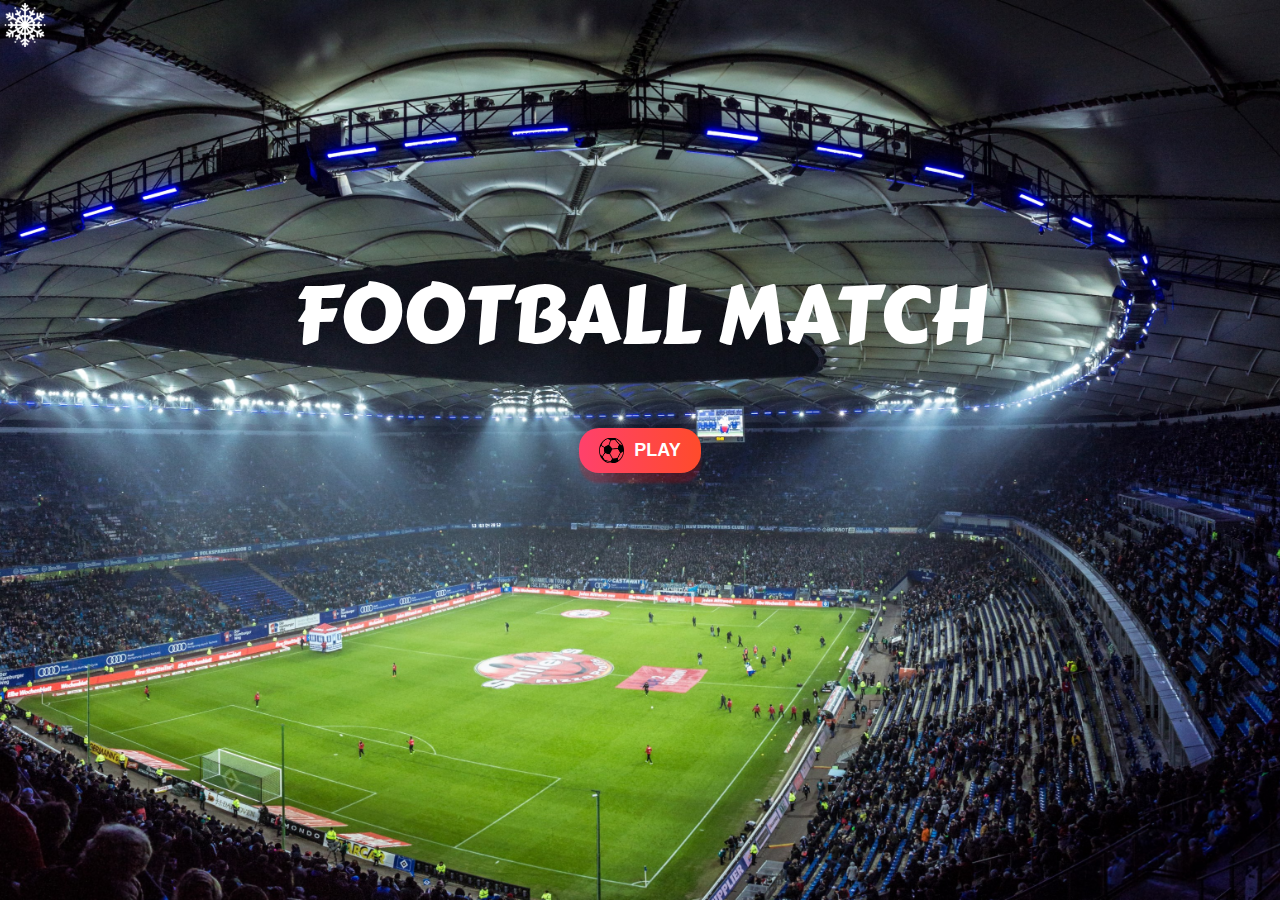
<file: index.html>
<!DOCTYPE html>
<html lang="en">
<head>
    <meta charset="UTF-8">
    <meta http-equiv="X-UA-Compatible" content="IE=edge">
    <meta name="viewport" content="width=device-width, initial-scale=1.0">
    <title>Football Match</title>
    <link rel="stylesheet" href="/CSS/style.css">
    <link rel="preconnect" href="https://fonts.googleapis.com">
    <link rel="preconnect" href="https://fonts.gstatic.com" crossorigin>
    <link href="https://fonts.googleapis.com/css2?family=Carter+One&display=swap" rel="stylesheet">
    <link rel="icon" type="image/png" href="/image/favicon.png">
</head>
<body>
    <div id="container">
        <!-- Titlu -->
        <h1>FOOTBALL MATCH</h1>
        <div class="snow"></div>

        <!-- Buton Play -->
        <div class="button-container">
            <button id="play-button">
                <img src="/image/Ball.png" alt="Soccer Ball" class="icon">
                <span>PLAY</span>
            </button>
        </div>

        <!-- Animația de loading -->
        <div id="loading-animation" class="hidden loader">
            <span style="--i:1;"></span>
            <span style="--i:2;"></span>
            <span style="--i:3;"></span>
            <span style="--i:4;"></span>
            <span style="--i:5;"></span>
            <span style="--i:6;"></span>
            <span style="--i:7;"></span>
            <span style="--i:8;"></span>
            <span style="--i:9;"></span>
            <span style="--i:10;"></span>
            <span style="--i:11;"></span>
            <span style="--i:12;"></span>
            <span style="--i:13;"></span>
            <span style="--i:14;"></span>
            <span style="--i:15;"></span>
            <span style="--i:16;"></span>
            <span style="--i:17;"></span>
            <span style="--i:18;"></span>
            <span style="--i:19;"></span>
            <span style="--i:20;"></span>
        </div>
        
    </div>
    <script src="/JS/script.js"></script>
</body>
</html>
</file>
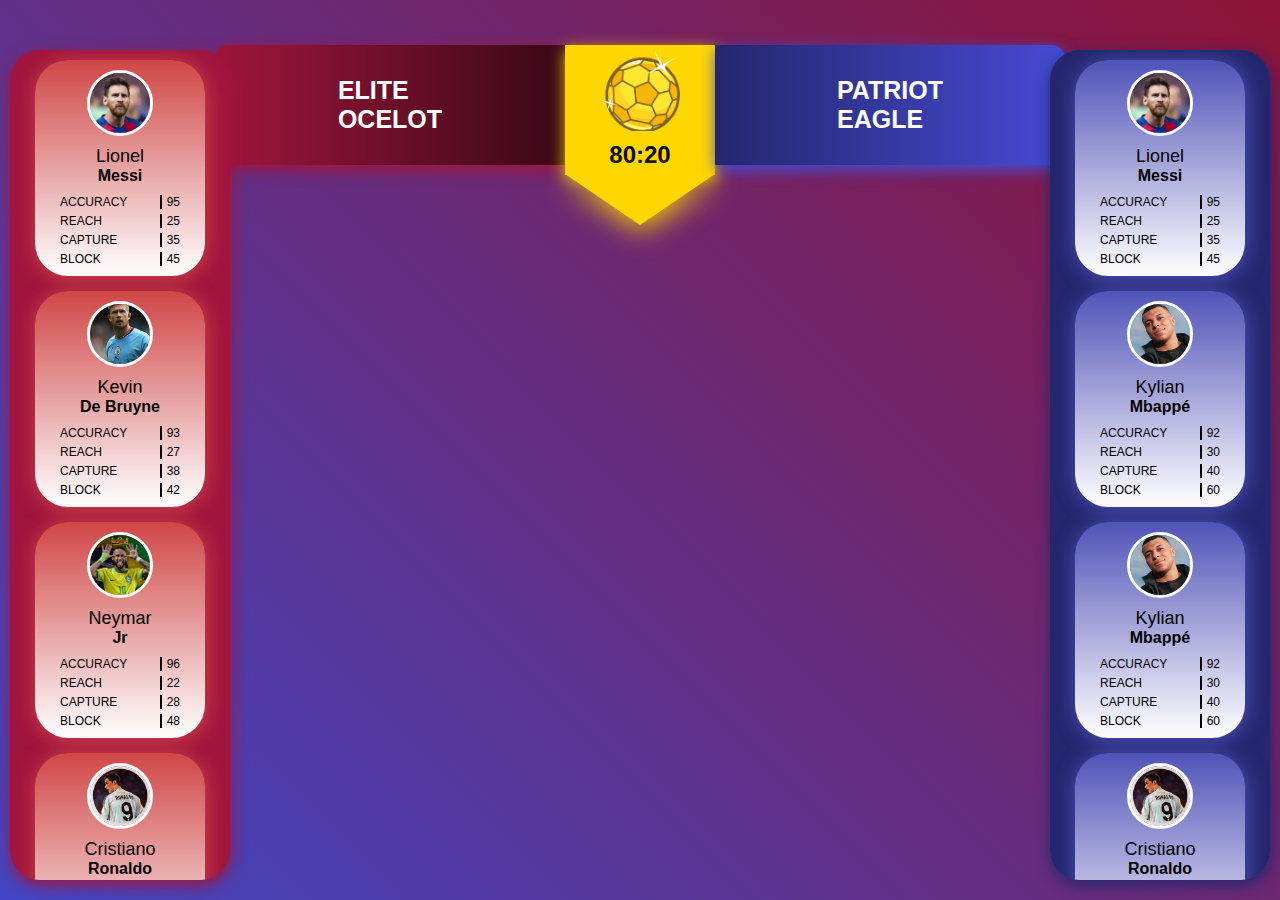
<file: HTML/HomePage.html>
<!DOCTYPE html>
<html lang="en">
<head>
  <meta charset="UTF-8">
  <meta name="viewport" content="width=device-width, initial-scale=1.0">
  <title>Teren de Fotbal cu Cărți</title>
  <!-- Legătura către fișierele CSS -->
  <link rel="stylesheet" href="/CSS/styleHomePage.css">
  <link rel="stylesheet" href="/CSS/styleplayer.css">
  <link rel="icon" type="image/png" href="/image/favicon.png">
</head>
<body>
  <div class="container">
    <!-- Containerul de elemente inline: badge, ribbon și badge1 -->
    <div class="inline-container">
      <div class="badge">
        <div class="section">
          ELITE<br>OCELOT
        </div>
      </div>

      <div class="ribbon">
        <img src="/image/goldball.png" alt="Medal">
        <div>80:20</div>
      </div>

      <div class="badge1">
        <div class="section">
          PATRIOT<br>EAGLE
        </div>
      </div>
    </div>
    
    <!-- Sidebar și conținutul din stânga -->
    <div class="sidebar" id="sidebar"></div>
    <div class="content" id="content"></div>

    <!-- Sidebar și conținutul din dreapta -->
    <div class="sidebar1" id="sidebar1"></div>
    <div class="content1" id="content1"></div>
  </div>
  
  <!-- Scriptul JavaScript pentru importarea cardurilor -->
  <script src="/JS/card_import.js"></script>
</body>
</html>
</file>
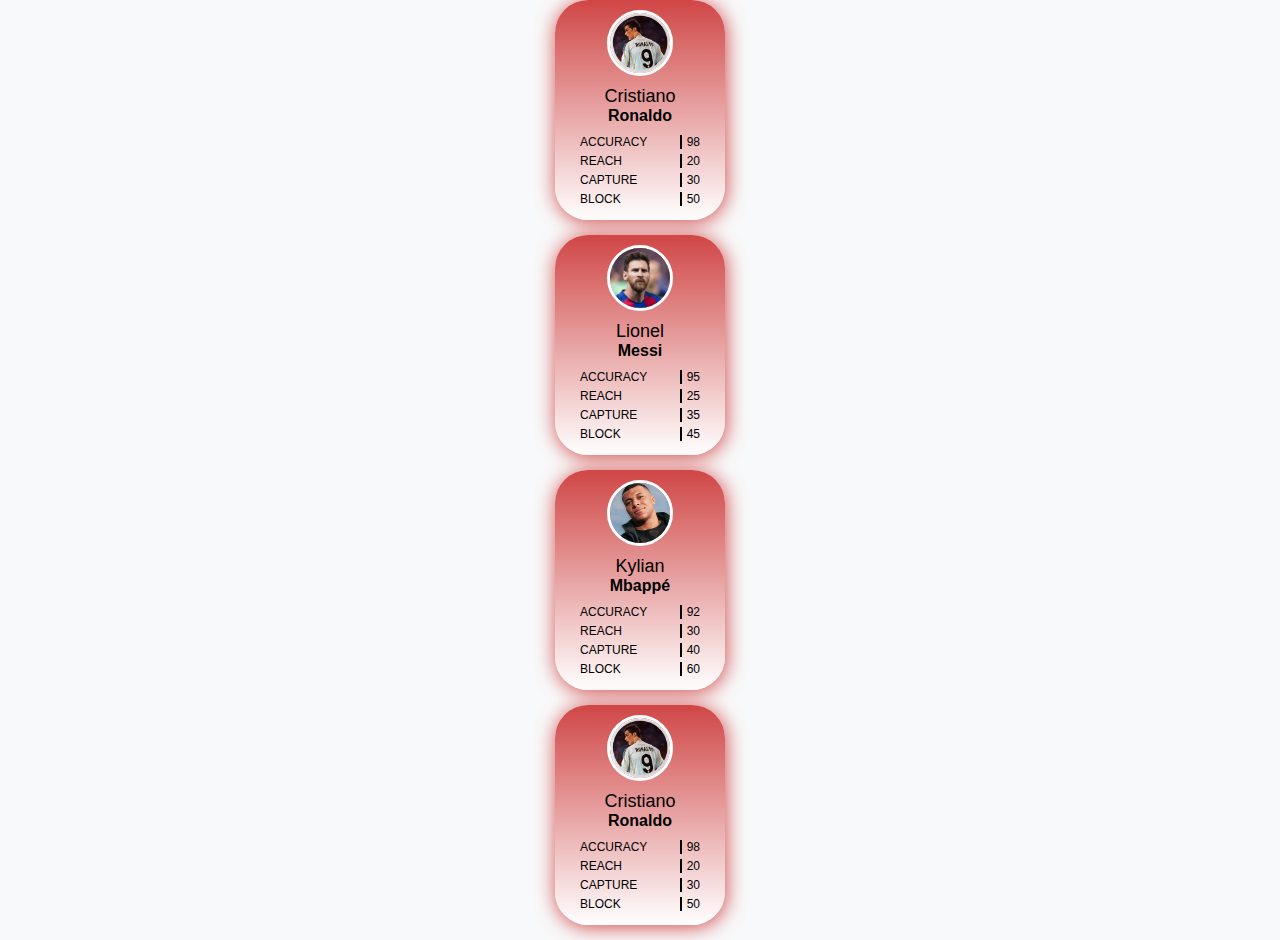
<file: HTML/Playercard.html>
<!DOCTYPE html>
<html lang="en">
<head>
  <meta charset="UTF-8">
  <meta name="viewport" content="width=device-width, initial-scale=1.0">
  <title>Player Card</title>
  <!-- Legătură către fișierul CSS pentru stilizarea cardurilor -->
  <link rel="stylesheet" href="/CSS/styleplayer.css">
  <link rel="icon" type="image/png" href="/image/favicon.png">
</head>
<body>
  <!-- Container pentru cardurile jucătorilor -->
  <div id="cards-container" class="cards"></div>

  <!-- Scriptul JavaScript care generează cardurile -->
  <script src="/JS/card_script.js"></script>
</body>
</html>
</file>
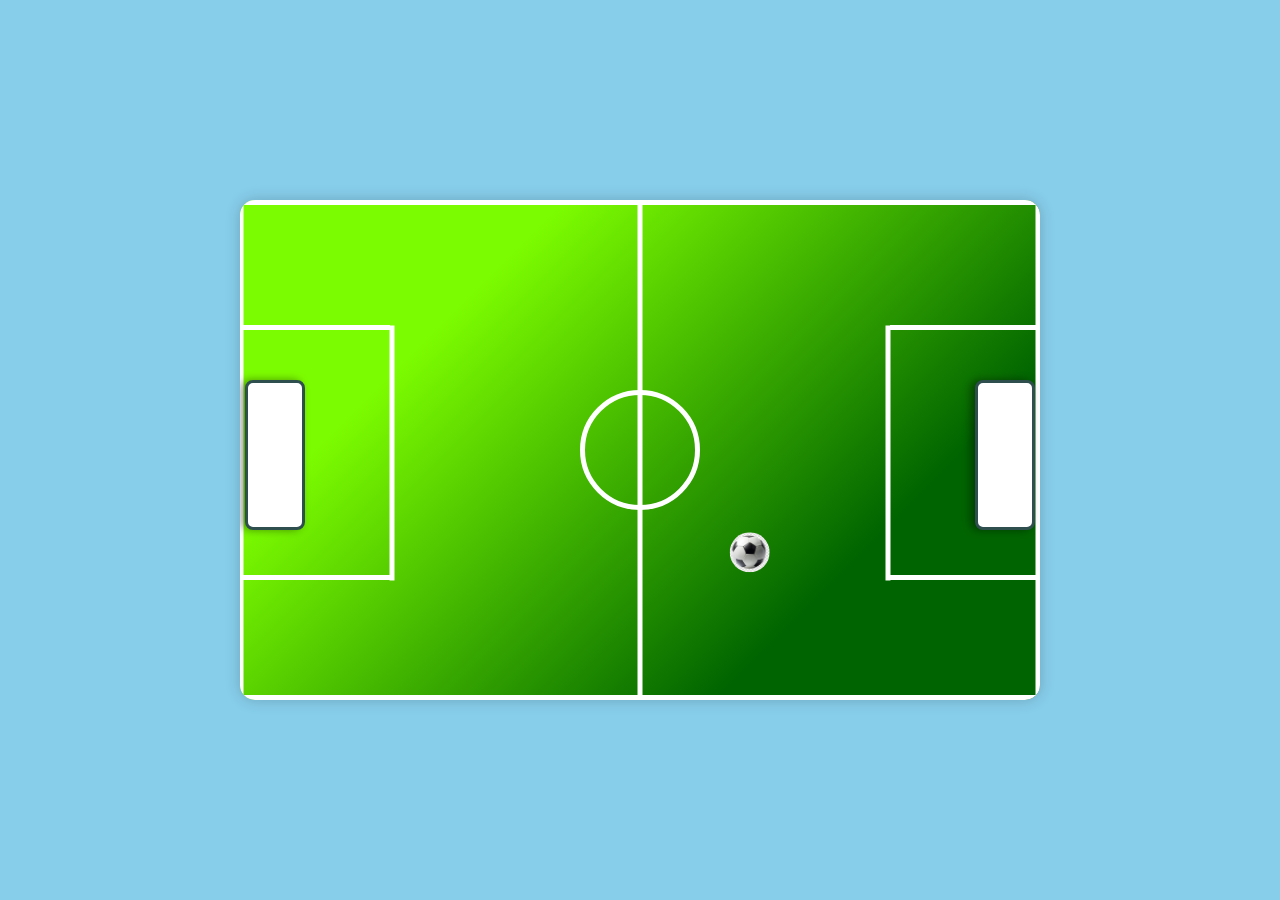
<file: HTML/Teren_foodbal.html>
<!DOCTYPE html>
<html lang="ro">
<head>
    <meta charset="UTF-8">
    <meta name="viewport" content="width=device-width, initial-scale=1.0">
    <title>Teren de Fotbal Realistic</title>
    <link rel="stylesheet" href="/CSS/stylefoodbal.css">
</head>
<body>
    <div class="teren">
        <div class="linii">
            <div class="linie-jos"></div>
            <div class="linie-sus"></div>
            <div class="linii-penalti stânga"></div>
            <div class="linii-penalti dreapta"></div>
            <div class="linii-penalti stânga1"></div>
            <div class="linii-penalti dreapta1"></div>
            <div class="linie-centru"></div>
            <div class="linie-centru1"></div>
            <div class="linie-centru2"></div>
            <div class="linie-centru3"></div>
            <div class="linie-centru4"></div>
        </div>
        <div class="cerc-central"></div>
        <div class="porți">
            <div class="poartă poartă-stângă"></div>
            <div class="poartă poartă-dreapta"></div>
        </div>
        <div class="minge"></div>
    </div>
    <script src="/JS/foodbal_teren.js"></script>
</body>
</html>
</file>
<file: CSS/style.css>
body {
    margin: 0;
    padding: 0;
    box-sizing: border-box;
}

#container {
    position: relative;
    width: 100%;
    height: 100vh;
    background-image: url(../image/background.jpg);
    background-size: cover;
    background-position: center;
    overflow: hidden;
}

h1 {
    position: absolute;
    top: 35%;
    left: 50%;
    transform: translate(-50%, -50%);
    color: #fff;
    font-family: "Carter One", serif;
    font-weight: 400;
    text-align: center;
    margin: 0;
    font-size: 80px;
    white-space: nowrap;
}

.snow {
    position: absolute;
    top: 0;
    left: 0;
    width: 50px;
    height: 50px;
    background-image: url(../image/snow.png);
    background-size: cover;
    animation: animationSnow 4s ease-in-out infinite;
}

@keyframes animationSnow {
    0% {
        transform: translate(0, 0);
        opacity: 0;
    }
    50% {
        opacity: 1;
    }
    100% {
        opacity: 0;
        transform: translate(100px, 50vh);
    }
}

.button-container {
    display: flex;
    justify-content: center;
    align-items: center;
    min-height: 100vh;
    margin: 0;
}

#play-button {
    display: flex;
    align-items: center;
    padding: 10px 20px;
    border: none;
    border-radius: 20px;
    background: linear-gradient(to right, #ff416c, #ff4b2b);
    color: white;
    font-size: 18px;
    font-weight: bold;
    cursor: pointer;
    box-shadow: 0px 10px 3px rgba(255, 0, 0, 0.2);
    transition: transform 0.2s ease, box-shadow 0.2s ease;
    
}

#play-button .icon {
    width: 25px;
    height: 25px;
    margin-right: 10px;
    transition: transform 0.3s ease;
}
#play-button:hover .icon {
    transform: rotate(180deg); /* Rotește imaginea cu 360 de grade */
  }

#play-button:hover {
    transform: scale(1.2);
    box-shadow: 0 6px 10px rgba(0, 0, 0, 0.3);
}

#play-button:active {
    transform: scale(0.95);
    box-shadow: 0 2px 4px rgba(0, 0, 0, 0.2);
}

/* Stiluri pentru animația de loading */
.loader {
    position: relative;
    width: 120px;
    height: 120px;
    margin: auto;
    top: 40%;
    display: none;
}

.loader span {
    position: absolute;
    top: 0;
    left: 0;
    width: 100%;
    height: 100%;
    transform: rotate(calc(18deg * var(--i)));
}

.loader span::before {
    content: '';
    position: absolute;
    top: 0;
    left: 0;
    width: 15px;
    height: 15px;
    border-radius: 50%;
    
    box-shadow: 0 0 20px red, 0 0 20px blue;
    animation: animate 2s linear infinite;
    animation: colorChange 4s linear infinite, animate 2s linear infinite;
    animation-delay: calc(0.2s * var(--i));
}

.hidden {
    display: none;
}

@keyframes animate  {
    0% {
        transform: scale(1);
       
    }
    80%, 100% {
        transform: scale(0);
        
    }
}


@keyframes colorChange {
    0%, 50% {
        background-color: red; /* Roșu pentru primele 2 secunde */
    }
    50.01%, 100% {
        background-color: blue; /* Albastru pentru următoarele 2 secunde */
    }
}



/* Stil pentru animația de loading */
#loading-animation {
    position: fixed; /* Asigură-te că animația este poziționată în fața întregii pagini */
    top: 50%;
    left: 50%;
    transform: translate(-50%, -50%);
    z-index: 9999; /* Valoare mare pentru a fi deasupra */
    display: none; /* Ascuns inițial */
}

#loading-animation.active {
    display: block; /* Devine vizibil când clasa active este adăugată */
}





@media screen and (max-width: 844px) and (orientation: landscape) {
    h1 {
        font-size: 40px; /* Reducere dimensiune font */
    }

    #play-button {
        font-size: 14px; /* Buton mai mic */
        padding: 8px 16px;
    }

    

    .loader {
        width: 80px; /* Loader mai mic */
        height: 80px;
    }

    .loader span::before {
        width: 10px;
        height: 10px;
    }
}
</file>
<file: CSS/styleHomePage.css>
/* -------------------------------
   Stiluri generale pentru body
---------------------------------- */
body {
    background: linear-gradient(45deg, #4146C4, #8D1236);
    height: 100vh;
    margin: 0;
    display: flex;
    justify-content: center;
    align-items: center;
  }
  
  /* -------------------------------
     Container pentru elemente inline
  ---------------------------------- */
  .inline-container {
    display: flex;
    justify-content: center;  /* Centrează elementele pe orizontală */
    align-items: flex-start;   /* Aliniază elementele în partea de sus (vertical) */
    height: 90vh;
  }
  
  /* -------------------------------
     Stiluri pentru badge (stânga)
  ---------------------------------- */
  .badge {
    display: flex;
    align-items: center;
    justify-content: space-between;
    background: linear-gradient(90deg, #A0153E 0%, #3A0816 100%);
    box-shadow: 1px 5px 15px #A0153E;
    color: white;
    border-radius: 13px 0 0 13px;
    overflow: hidden;
    width: 350px;
    height: 120px;
    position: relative;
  }
  
  /* Secțiunea din badge */
  .section {
    flex: 1;
    display: flex;
    justify-content: center;
    align-items: center;
    font-size: 25px;
    font-weight: bold;
  }
  
  /* -------------------------------
     Stiluri pentru badge1 (dreapta)
  ---------------------------------- */
  .badge1 {
    display: flex;
    align-items: center;
    justify-content: space-between;
    background: linear-gradient(90deg, #24276E 0%, #454BD4 100%);
    box-shadow: 1px 5px 15px #454BD4;
    color: white;
    border-radius: 0 13px 13px 0;
    overflow: hidden;
    width: 350px;
    height: 120px;
    position: relative;
  }
  
  /* -------------------------------
     Stiluri pentru ribbon
  ---------------------------------- */
  .ribbon {
    background-color: #FFD700;
    flex-direction: column;
    color: black;
    font-size: 24px;
    font-weight: bold;
    width: 150px;
    height: 130px;
    display: flex;
    align-items: center;
    justify-content: center;
    text-align: center;
    box-shadow: 1px 5px 15px #FFD700;
    position: relative;
  }
  
  .ribbon img {
    width: 80px;
    height: 80px;
    margin-bottom: 10px;
  }
  
  /* Pseudoelementul pentru ribbon */
  .ribbon:after {
    content: "";
    position: absolute;
    bottom: -50px;
    left: 50%;
    transform: translateX(-50%);
    width: 0;
    height: 0;
    border-left: 75px solid transparent;
    border-right: 75px solid transparent;
    border-top: 51px solid #FFD700;
    filter: drop-shadow(1px 5px 15px #FFD700);
  }
  
  
  /* -------------------------------
     Stiluri pentru sidebar (stânga)
  ---------------------------------- */
  .sidebar {
    position: fixed;
    top: 50px;
    left: 10px;
    bottom: 50px;
    width: 200px;   /* Lățimea sidebar-ului */
    height: 90vh;   /* Înălțimea sidebar-ului (90% din înălțimea viewport-ului) */
    background-color: #A0153E;
    box-shadow: 1px 5px 15px #A0153E;
    border-radius: 30px;
    display: flex;              /* Utilizare flexbox pentru aranjarea elementelor */
    flex-direction: column;     /* Elemente dispuse vertical */
    align-items: center;        /* Centrează cardurile orizontal */
    padding: 10px;              /* Padding pentru spațiere */
  }
  
  /* Conținutul adiacent sidebar-ului stâng */
  .content {
    margin-left: 50px;  /* Spațiu pentru a evita suprapunerea peste sidebar */
  }
  
  /* -------------------------------
     Stiluri pentru sidebar1 (dreapta)
  ---------------------------------- */
  .sidebar1 {
    position: fixed;
    top: 50px;
    right: 10px;
    bottom: 50px;
    width: 200px;   /* Lățimea sidebar-ului */
    height: 90vh;   /* Înălțimea sidebar-ului */
    background-color: #24276E;
    box-shadow: 1px 5px 15px #24276E;
    border-radius: 30px;
    display: flex;              /* Utilizare flexbox pentru aranjare */
    flex-direction: column;     /* Elemente dispuse vertical */
    align-items: center;        /* Centrează cardurile orizontal */
    padding: 10px;              /* Padding pentru spațiere */
  }
  
  /* Conținutul adiacent sidebar-ului drept */
  .content1 {
    margin-right: 50px;  /* Spațiu pentru a evita suprapunerea peste sidebar */
  }
  



   /* -------------------------------
     Media Queries pentru dispozitive mobile
  ---------------------------------- */
  
  
  @media screen and (max-width: 844px) and (orientation: landscape) {
    body {
      flex-direction: column;
      padding: 10px;
    }
  
    .inline-container {
      display: flex;
      justify-content: center;  /* Centrează elementele pe orizontală */
      align-items: flex-start;   /* Aliniază elementele în partea de sus (vertical) */
      height: 90vh;
    }

    .badge {
      display: flex;
      align-items: center;
      justify-content: space-between;
      background: linear-gradient(90deg, #A0153E 0%, #3A0816 100%);
      box-shadow: 1px 5px 15px #A0153E;
      color: white;
      border-radius: 13px 0 0 13px;
      overflow: hidden;
      width: 120px;
      height: 50px;
      position: relative;
    }

    .badge1 {
      display: flex;
      align-items: center;
      justify-content: space-between;
      background: linear-gradient(90deg, #24276E 0%, #454BD4 100%);
      box-shadow: 1px 5px 15px #454BD4;
      color: white;
      border-radius: 0 13px 13px 0;
      overflow: hidden;
      width: 120px;
      height: 50px;
      position: relative;
    }






    
  .section {
    font-size: 10px;
  }

  .ribbon {
    width: 50px;
    height: 52px;
    font-size: 12px;
  }

  .ribbon img {
    width: 20px;
    height: 20px;
  }

  .sidebar,
  .sidebar1 {
    width: 120px;
    height: 80vh;
    padding: 5px;
    border-radius: 20px;
  }

  .content,
  .content1 {
    margin: 10px;
  }
  
  .ribbon:after {
    bottom: -15px; /* Ridică și mai sus pentru ecrane mici */
    border-left: 25px solid transparent;
    border-right: 25px solid transparent;
    border-top: 16px solid #FFD700;
  }
    
  }
</file>
<file: CSS/styleplayer.css>
/* -------------------------------
   Stiluri generale pentru body
---------------------------------- */
body {
  display: flex;
  justify-content: center;
  align-items: center;
  min-height: 100vh;
  margin: 0;
  font-family: Arial, sans-serif;
  background-color: #f8f9fa;
}

/* -------------------------------
   Stiluri pentru cardurile jucătorilor
---------------------------------- */
.card {
  width: 150px;
  height: 200px;
  border-radius: 33px;
  background: linear-gradient(to bottom, #d04646, #fff);
  box-shadow: 1px 2px 20px #d04646;
  text-align: center;
  padding: 10px;
  margin-bottom: 15px;
  
}

.cardd {
  width: 150px;
  height: 200px;
  border-radius: 33px;
  background: linear-gradient(to bottom, #5053B8, #fff);
  box-shadow: 1px 2px 20px #5053B8;
  text-align: center;
  padding: 10px;
  margin-bottom: 15px;
  
}



.profile-pic {
  width: 60px;
  height: 60px;
  margin: 0 auto 10px;
  border-radius: 50%;
  overflow: hidden;
  border: 3px solid white;
}

.profile-pic img {
  width: 100%;
  height: 100%;
  object-fit: cover;
}

h2 {
  font-size: 18px;
  font-weight: 400;
  margin: 0;
}

h3 {
  font-size: 16px;
  font-weight: bold;
  margin: 0 0 10px;
}

/* -------------------------------
   Stiluri pentru secțiunea de statistici
---------------------------------- */
.stats {
  display: grid;
  grid-template-columns: 1fr auto; /* Prima coloană ocupă restul spațiului, a doua se ajustează automat */
  font-size: 12px;
  padding: 0 15px;
  gap: 5px; /* Spațiu între rânduri */
}

.stat {
  display: contents; /* Folosește grid-ul pentru rânduri */
}

.stat span:first-child {
  text-align: left;           /* Aliniere la stânga pentru text */
  border-right: 2px solid #000;
}

.stat span:last-child {
  text-align: right;          /* Aliniere la dreapta pentru cifre */
}

/* -------------------------------
   Stiluri pentru sidebar-uri cu scroll orizontal
---------------------------------- */

/* Sidebar stânga */
#sidebar {
  display: flex;
  overflow-x: auto; /* Permite scroll orizontal */
  max-width: 100%;  /* Asigură că sidebar-ul ocupă întreaga lățime */
}#sidebar1 {
  display: flex;
  overflow-x: auto; /* Permite scroll orizontal */
  max-width: 100%;  /* Asigură că sidebar-ul ocupă întreaga lățime */
  
}

/* Ascunde bara de scroll pentru sidebar stânga */
#sidebar::-webkit-scrollbar {
  display: none;
}

/* Sidebar dreapta */


/* Ascunde bara de scroll pentru sidebar dreapta */
#sidebar1::-webkit-scrollbar {
  display: none;
}







/* MOBIL */
@media screen and (max-width: 844px) and (orientation: landscape) {
  body {
    flex-direction: column; /* Aranjează elementele pe verticală */
    padding: 5px;
  }

  .card, .cardd {
    width: 100px; /* Reduce dimensiunea cardurilor */
    height: 135px;
    font-size: 10px;
    padding: 3px;
    margin: 5px;
  }

  .profile-pic {
    width: 25px;
    height: 25px;
    margin: 0 auto 5px;
  }

  .stats {
    font-size: 8px; /* Reduce dimensiunea fontului pentru statistici */
    padding: 0 15px;
    margin-bottom: 10px;
  }

  #sidebar, #sidebar1 {
    max-width: 90%; /* Ajustează lățimea pentru a evita overflow */
    overflow-x: auto;
  }

  h2, h3 {
    font-size: 10px;
    margin: 0;
  }
  
}
</file>
<file: CSS/stylefoodbal.css>
* {
    margin: 0;
    padding: 0;
    box-sizing: border-box;
}

body {
    background-color: #87CEEB; /* Cer albastru deschis */
    display: flex;
    justify-content: center;
    align-items: center;
    height: 100vh;
}

.teren {
    width: 800px;
    height: 500px;
    background-color: #228B22; /* Culoare iarbă */
    border-radius: 15px;
    position: relative;
    overflow: hidden;
    box-shadow: 0 0 15px rgba(0, 0, 0, 0.2);
    background-image: linear-gradient(135deg, #7CFC00 25%, #006400 75%); /* Efect de iarbă */
}

.linii {
    position: absolute;
    top: 0;
    left: 0;
    width: 100%;
    height: 100%;
}

.linie-jos {
    position: absolute;
    width: 100%;
    height: 5px;
    background-color: white;
    top: 99%;
    left: 0;
}
.linie-sus {
    position: absolute;
    width: 100%;
    height: 5px;
    background-color: white;
    top: 0%;
    left: 0;
}

.linii-penalti {
    position: absolute;
    width: 150px;
    height: 5px;
    background-color: white;
}


.linii-penalti.stânga {
    top: 25%;
    left: 0;
}

.linii-penalti.dreapta {
    top: 25%;
    right: 0;
}

.linii-penalti.stânga1 {
    top: 75%;
    left: 0;
}

.linii-penalti.dreapta1 {
    top: 75%;
    right: 0;
}

.linie-centru {
    position: absolute;
    width: 5px;
    height: 500px;
    background-color: white;
    top: 50%;
    left: 50%;
    transform: translate(-50%, -50%);
}

.linie-centru1 {
    position: absolute;
    width: 5px;
    height: 500px;
    background-color: white;
    top: 50%;
    left: 0.1%;
    transform: translate(-50%, -50%);
}
.linie-centru2 {
    position: absolute;
    width: 5px;
    height: 500px;
    background-color: white;
    top: 50%;
    left: 99.8%;
    transform: translate(-50%, -50%);
}

.linie-centru3 {
    position: absolute;
    width: 5px;
    height: 255px;
    background-color: white;
    top: 50.5%;
    left: 19%;
    transform: translate(-50%, -50%);
}
.linie-centru4 {
    position: absolute;
    width: 5px;
    height: 255px;
    background-color: white;
    top: 50.5%;
    left: 81%;
    transform: translate(-50%, -50%);
}

.cerc-central {
    position: absolute;
    width: 120px;
    height: 120px;
    border: 5px solid white;
    border-radius: 50%;
    top: 50%;
    left: 50%;
    transform: translate(-50%, -50%);
}

.porți {
    position: relative;
    top: 45%;
    width: 100%;
    transform: translateY(-50%);
}

.poartă {
    position: absolute;
    width: 150px;
    height: 60px;
    background-color: #FFFFFF;
    border: 3px solid #2F4F4F;
    border-radius: 8px;
    box-shadow: 0 4px 8px rgba(0, 0, 0, 0.4);
}

.poartă-stângă {
    left: -5%;
    transform: rotate(90deg);
}

.poartă-dreapta {
    right: -5%;
    transform: rotate(90deg);
}

.minge {
    position: absolute;
    width: 40px;
    height: 40px;
    background-image: url('/image/minge.png'); /* Înlocuiește cu calea corectă către imaginea ta */
    background-size: cover; /* Ajustează imaginea să ocupe întregul spațiu al mingii */
    background-position: center; /* Centrează imaginea */
    border-radius: 50%; /* Păstrează forma rotundă */
    top: 50%;
    left: 50%;
    transform: translate(-50%, -50%);
    animation: mingea 5s ease-in-out infinite;
}

@keyframes mingea {
    0% {
        transform: translate(-50%, -50%) scale(1);
    }
    50% {
        transform: translate(-50%, -40%) scale(1.2);
    }
    100% {
        transform: translate(-50%, -50%) scale(1);
    }
}
</file>
